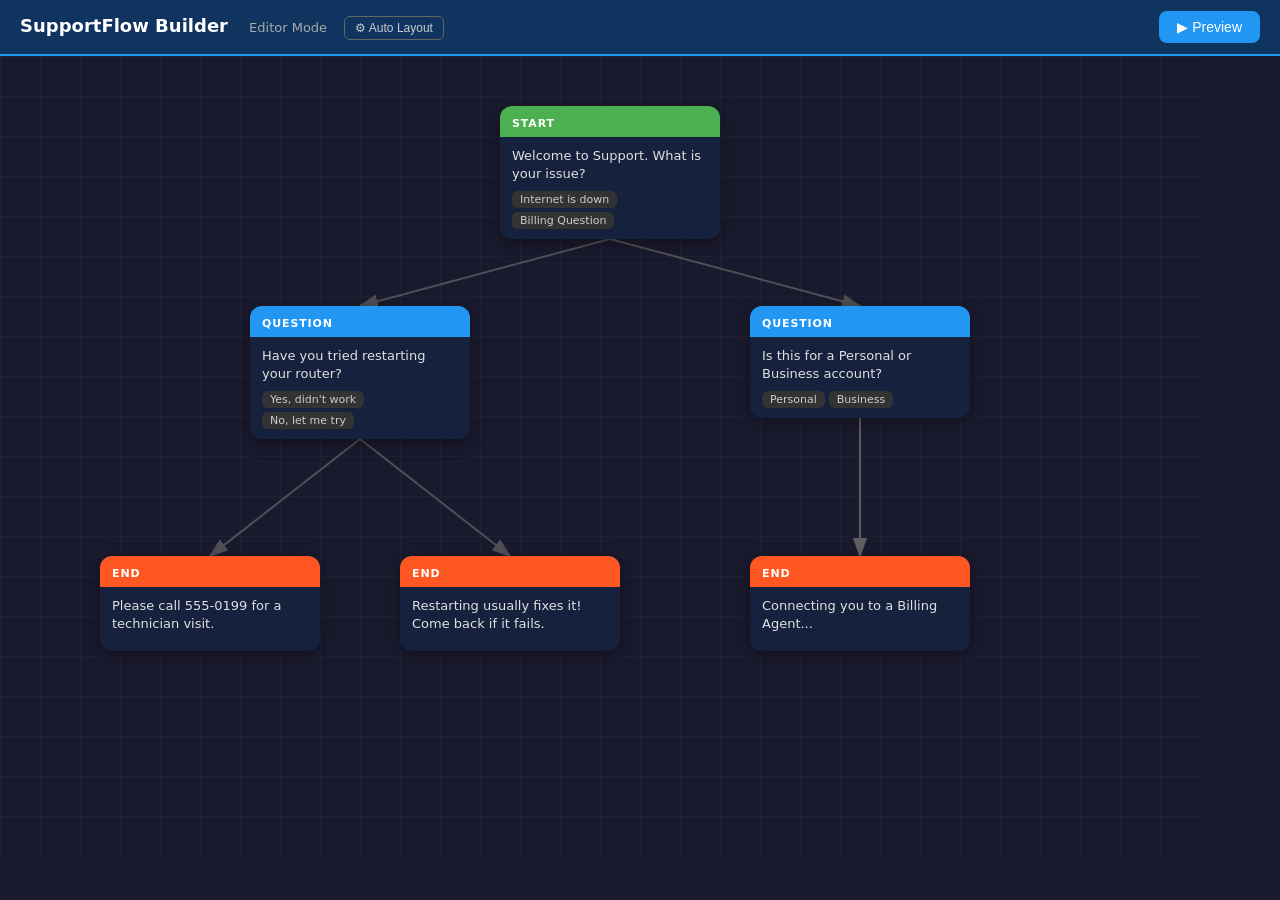
<file: index.html>
<!DOCTYPE html>
<html lang="en">
<head>
    <meta charset="UTF-8">
    <meta name="viewport" content="width=device-width, initial-scale=1.0">
    <title>SupportFlow Visual Builder</title>
    <!-- SupportFlow Visual Builder - Vanilla JS, no frameworks, no flowchart libraries -->
    <link rel="stylesheet" href="styles.css">
</head>
<body>
    <div id="app">
        <!-- Top toolbar -->
        <header id="toolbar">
            <div id="toolbar-left">
                <span id="app-title">SupportFlow Builder</span>
                <span id="mode-indicator">Editor Mode</span>
                <button id="auto-layout-btn" title="Reset to auto layout">⚙ Auto Layout</button>
            </div>
            <div id="toolbar-right">
                <button id="toggle-mode-btn" aria-label="Toggle preview mode">▶ Preview</button>
            </div>
        </header>

        <!-- Main editor area -->
        <main id="editor-area">
            <!-- Canvas wrapper for pan/zoom -->
            <div id="canvas-wrapper">
                <!-- SVG layer for connection lines (renders beneath nodes) -->
                <svg id="connections-svg" xmlns="http://www.w3.org/2000/svg"></svg>
                <!-- Nodes container -->
                <div id="nodes-container"></div>
            </div>

            <!-- Properties Panel (shown when a node is selected) -->
            <div id="properties-panel" class="hidden">
              <div id="properties-header">
                <span id="properties-node-type"></span>
                <button id="properties-close-btn">✕</button>
              </div>
              <label for="properties-text-input">Node Text</label>
              <textarea id="properties-text-input" rows="4" placeholder="Node question or message..."></textarea>
              <div id="unsaved-indicator" class="hidden">● Unsaved changes</div>
              <button id="save-node-btn">Apply Changes</button>
            </div>
        </main>

        <!-- Preview/Chat overlay -->
        <div id="preview-overlay" class="hidden">
            <div id="chat-container">
                <div id="chat-header">
                    <span>Support Chat</span>
                    <button id="close-preview-btn">✕ Exit Preview</button>
                </div>
                <div id="chat-messages"></div>
                <div id="chat-options"></div>
            </div>
        </div>
    </div>

    <!-- Scripts loaded in dependency order -->
    <script src="graph-renderer.js"></script>
    <script src="chat-engine.js"></script>
    <script src="app.js"></script>
</body>
</html>
</file>
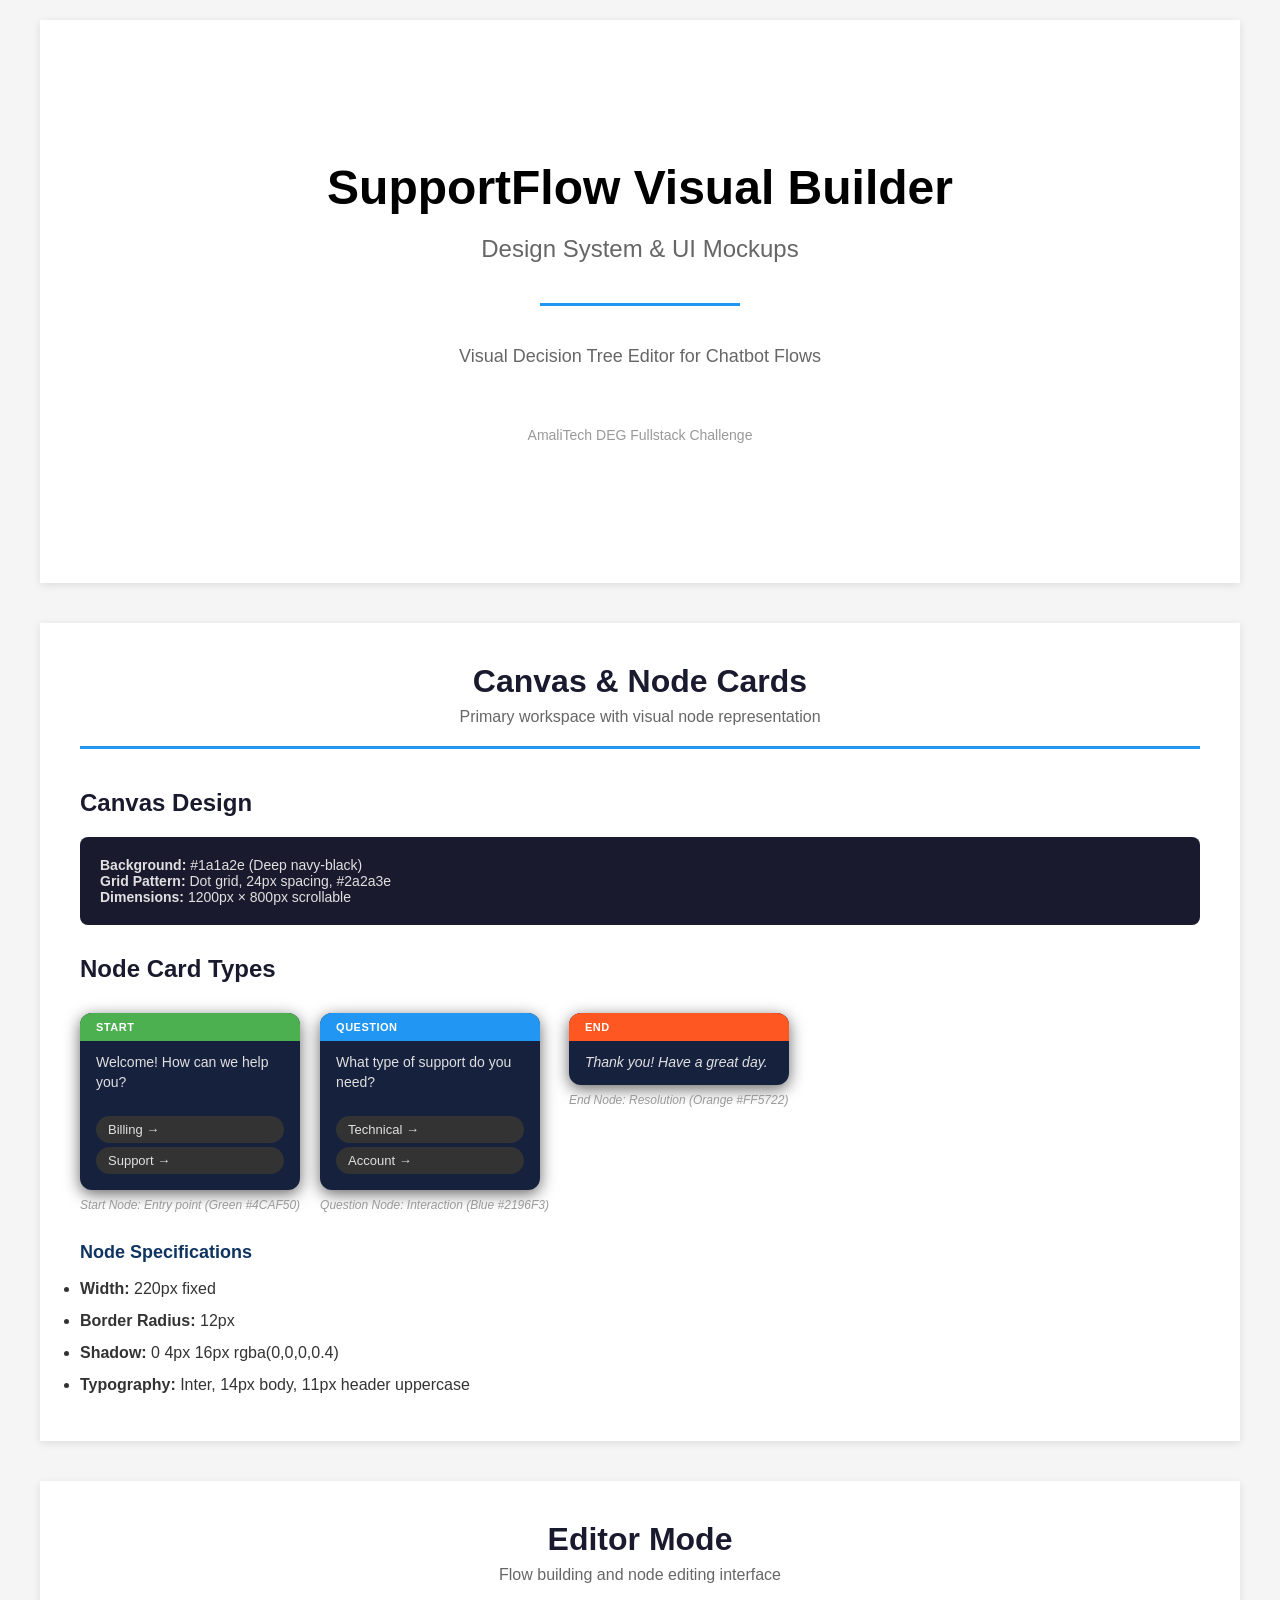
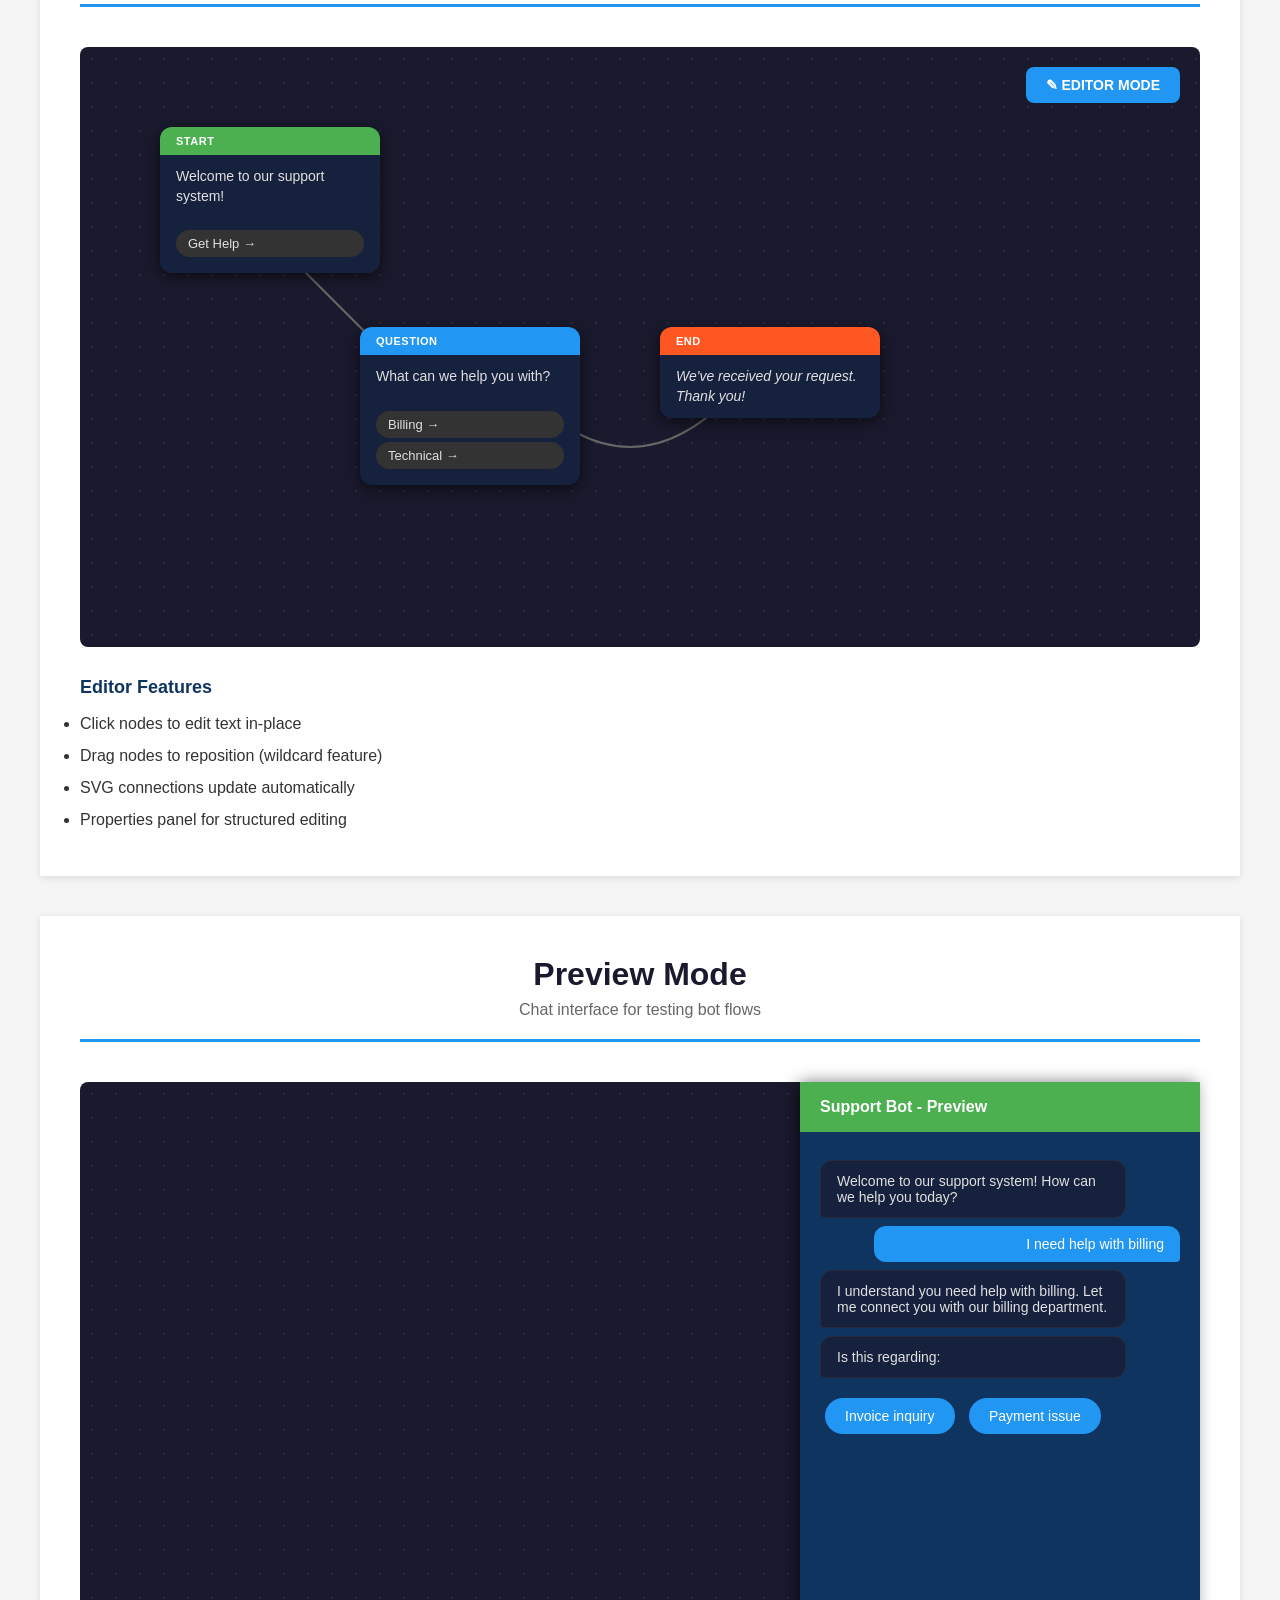
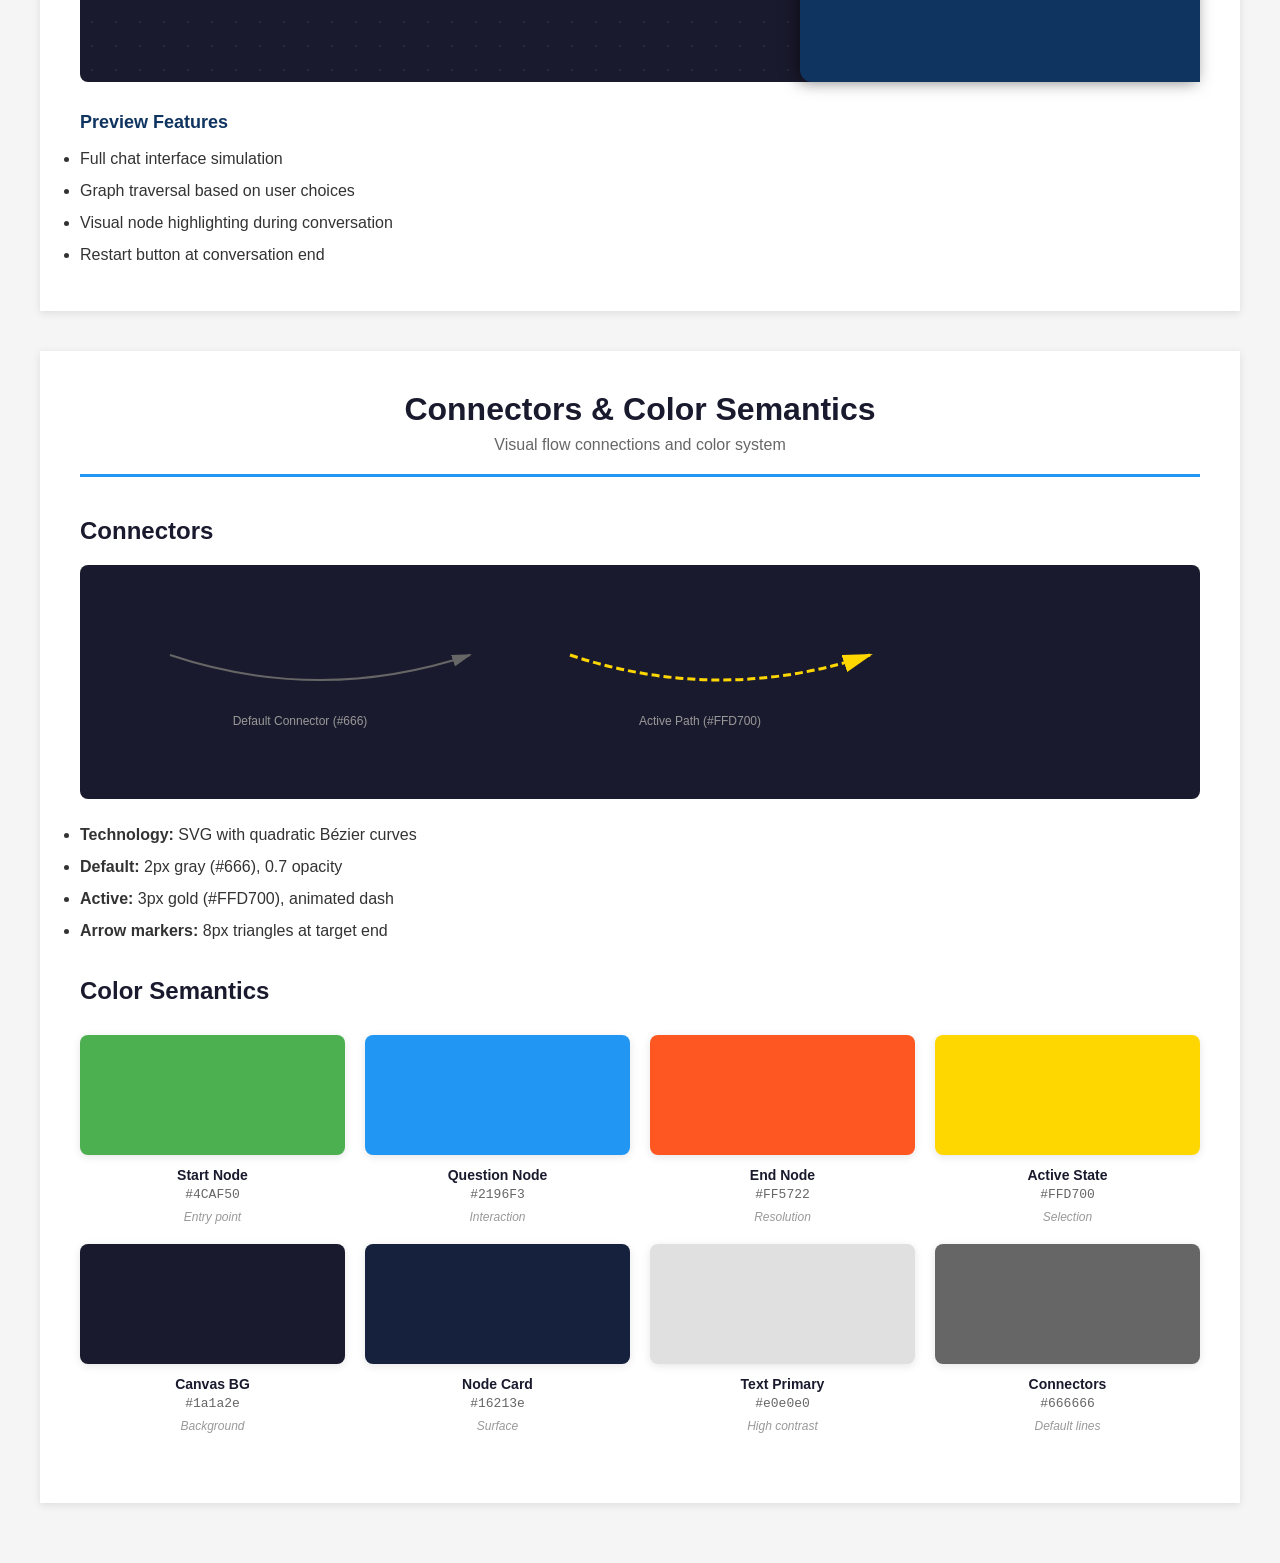
<file: fullstack/SupportFlow-Visual-Builder/design-frames.html>
<!DOCTYPE html>
<html lang="en">
<head>
    <meta charset="UTF-8">
    <meta name="viewport" content="width=device-width, initial-scale=1.0">
    <title>SupportFlow Visual Builder - Design Frames</title>
    <style>
        * {
            margin: 0;
            padding: 0;
            box-sizing: border-box;
        }

        @page {
            size: A4 landscape;
            margin: 10mm;
        }

        body {
            font-family: Inter, -apple-system, sans-serif;
            background: #f5f5f5;
            padding: 20px;
        }

        .page {
            background: white;
            margin: 0 auto 40px;
            padding: 40px;
            max-width: 1200px;
            box-shadow: 0 2px 8px rgba(0,0,0,0.1);
            page-break-after: always;
        }

        .page-header {
            text-align: center;
            margin-bottom: 40px;
            padding-bottom: 20px;
            border-bottom: 3px solid #2196F3;
        }

        .page-header h1 {
            font-size: 32px;
            color: #1a1a2e;
            margin-bottom: 8px;
        }

        .page-header p {
            font-size: 16px;
            color: #666;
        }

        h2 {
            font-size: 24px;
            color: #1a1a2e;
            margin: 30px 0 20px;
        }

        h3 {
            font-size: 18px;
            color: #0f3460;
            margin: 20px 0 10px;
        }

        /* Canvas Mockup */
        .canvas-mockup {
            background: #1a1a2e;
            background-image: radial-gradient(circle, #2a2a3e 1px, transparent 1px);
            background-size: 24px 24px;
            border-radius: 8px;
            padding: 40px;
            position: relative;
            height: 600px;
            margin: 20px 0;
        }

        .toolbar {
            position: absolute;
            top: 20px;
            right: 20px;
            display: flex;
            gap: 10px;
        }

        .toolbar-btn {
            padding: 10px 20px;
            border-radius: 8px;
            font-weight: 600;
            font-size: 14px;
            border: none;
            cursor: pointer;
        }

        .editor-btn {
            background: #2196F3;
            color: white;
        }

        .preview-btn {
            background: #4CAF50;
            color: white;
        }

        /* Node Cards */
        .node {
            position: absolute;
            width: 220px;
            border-radius: 12px;
            overflow: hidden;
            box-shadow: 0 4px 16px rgba(0,0,0,0.6);
            background: #16213e;
        }

        .node-header {
            padding: 8px 16px;
            color: white;
            font-weight: 600;
            font-size: 11px;
            text-transform: uppercase;
            letter-spacing: 0.5px;
        }

        .node-body {
            padding: 12px 16px;
            color: #e0e0e0;
            font-size: 14px;
            line-height: 1.4;
        }

        .node-options {
            padding: 8px 16px 12px;
        }

        .option-chip {
            background: #333;
            color: #e0e0e0;
            padding: 6px 12px;
            border-radius: 16px;
            font-size: 13px;
            display: block;
            margin: 4px 0;
        }

        .start-node .node-header { background: #4CAF50; }
        .question-node .node-header { background: #2196F3; }
        .end-node .node-header { background: #FF5722; }

        /* Connectors */
        .connector {
            position: absolute;
            stroke: #666;
            stroke-width: 2;
            fill: none;
        }

        .connector-active {
            stroke: #FFD700;
            stroke-width: 3;
        }

        /* Chat Interface */
        .chat-interface {
            position: absolute;
            right: 0;
            top: 0;
            width: 400px;
            height: 100%;
            background: #0f3460;
            border-radius: 12px 0 0 12px;
            box-shadow: -4px 0 16px rgba(0,0,0,0.5);
        }

        .chat-header {
            background: #4CAF50;
            color: white;
            padding: 16px 20px;
            font-weight: 600;
            font-size: 16px;
        }

        .chat-messages {
            padding: 20px;
            height: calc(100% - 60px);
            overflow-y: auto;
        }

        .message-bot {
            background: #16213e;
            border: 1px solid #2a2a3e;
            padding: 12px 16px;
            border-radius: 12px 12px 12px 4px;
            margin: 8px 0;
            color: #e0e0e0;
            font-size: 14px;
            max-width: 85%;
        }

        .message-user {
            background: #2196F3;
            padding: 10px 16px;
            border-radius: 12px 12px 4px 12px;
            margin: 8px 0 8px auto;
            max-width: 85%;
            color: white;
            font-size: 14px;
            text-align: right;
        }

        /* Design System Page */
        .color-grid {
            display: grid;
            grid-template-columns: repeat(4, 1fr);
            gap: 20px;
            margin: 30px 0;
        }

        .color-card {
            text-align: center;
        }

        .color-swatch {
            width: 100%;
            height: 120px;
            border-radius: 8px;
            margin-bottom: 12px;
            box-shadow: 0 2px 8px rgba(0,0,0,0.1);
        }

        .color-label {
            font-weight: 600;
            font-size: 14px;
            color: #1a1a2e;
            margin-bottom: 4px;
        }

        .color-value {
            font-family: monospace;
            font-size: 13px;
            color: #666;
        }

        .component-showcase {
            display: flex;
            gap: 20px;
            margin: 30px 0;
            flex-wrap: wrap;
        }

        .annotation {
            font-size: 12px;
            color: #999;
            font-style: italic;
            margin-top: 8px;
        }
    </style>
</head>
<body>
    <!-- Page 1: Cover -->
    <div class="page">
        <div style="text-align: center; padding: 100px 0;">
            <h1 style="font-size: 48px; margin-bottom: 20px;">SupportFlow Visual Builder</h1>
            <p style="font-size: 24px; color: #666; margin-bottom: 40px;">Design System & UI Mockups</p>
            <div style="border-top: 3px solid #2196F3; width: 200px; margin: 40px auto;"></div>
            <p style="font-size: 18px; color: #666;">Visual Decision Tree Editor for Chatbot Flows</p>
            <p style="font-size: 14px; color: #999; margin-top: 60px;">AmaliTech DEG Fullstack Challenge</p>
        </div>
    </div>

    <!-- Page 2: Canvas Design & Node Cards -->
    <div class="page">
        <div class="page-header">
            <h1>Canvas & Node Cards</h1>
            <p>Primary workspace with visual node representation</p>
        </div>

        <h2>Canvas Design</h2>
        <div style="background: #1a1a2e; border-radius: 8px; padding: 20px; margin: 20px 0;">
            <div style="color: #e0e0e0; font-size: 14px;">
                <strong>Background:</strong> #1a1a2e (Deep navy-black)<br>
                <strong>Grid Pattern:</strong> Dot grid, 24px spacing, #2a2a3e<br>
                <strong>Dimensions:</strong> 1200px × 800px scrollable
            </div>
        </div>

        <h2>Node Card Types</h2>
        <div class="component-showcase">
            <div>
                <div class="node start-node" style="position: static; margin: 0;">
                    <div class="node-header">START</div>
                    <div class="node-body">Welcome! How can we help you?</div>
                    <div class="node-options">
                        <div class="option-chip">Billing →</div>
                        <div class="option-chip">Support →</div>
                    </div>
                </div>
                <div class="annotation">Start Node: Entry point (Green #4CAF50)</div>
            </div>

            <div>
                <div class="node question-node" style="position: static; margin: 0;">
                    <div class="node-header">QUESTION</div>
                    <div class="node-body">What type of support do you need?</div>
                    <div class="node-options">
                        <div class="option-chip">Technical →</div>
                        <div class="option-chip">Account →</div>
                    </div>
                </div>
                <div class="annotation">Question Node: Interaction (Blue #2196F3)</div>
            </div>

            <div>
                <div class="node end-node" style="position: static; margin: 0;">
                    <div class="node-header">END</div>
                    <div class="node-body" style="font-style: italic;">Thank you! Have a great day.</div>
                </div>
                <div class="annotation">End Node: Resolution (Orange #FF5722)</div>
            </div>
        </div>

        <h3>Node Specifications</h3>
        <ul style="color: #333; line-height: 2;">
            <li><strong>Width:</strong> 220px fixed</li>
            <li><strong>Border Radius:</strong> 12px</li>
            <li><strong>Shadow:</strong> 0 4px 16px rgba(0,0,0,0.4)</li>
            <li><strong>Typography:</strong> Inter, 14px body, 11px header uppercase</li>
        </ul>
    </div>

    <!-- Page 3: Editor Mode Mockup -->
    <div class="page">
        <div class="page-header">
            <h1>Editor Mode</h1>
            <p>Flow building and node editing interface</p>
        </div>

        <div class="canvas-mockup">
            <div class="toolbar">
                <button class="toolbar-btn editor-btn">✎ EDITOR MODE</button>
            </div>

            <svg width="100%" height="100%" style="position: absolute; top: 0; left: 0; pointer-events: none;">
                <path d="M 150,150 Q 250,250 350,350" stroke="#666" stroke-width="2" fill="none" marker-end="url(#arrow)"/>
                <path d="M 450,350 Q 550,450 650,350" stroke="#666" stroke-width="2" fill="none" marker-end="url(#arrow)"/>
                <defs>
                    <marker id="arrow" markerWidth="10" markerHeight="10" refX="9" refY="3" orient="auto">
                        <polygon points="0 0, 10 3, 0 6" fill="#666"/>
                    </marker>
                </defs>
            </svg>

            <div class="node start-node" style="left: 80px; top: 80px;">
                <div class="node-header">START</div>
                <div class="node-body">Welcome to our support system!</div>
                <div class="node-options">
                    <div class="option-chip">Get Help →</div>
                </div>
            </div>

            <div class="node question-node" style="left: 280px; top: 280px;">
                <div class="node-header">QUESTION</div>
                <div class="node-body">What can we help you with?</div>
                <div class="node-options">
                    <div class="option-chip">Billing →</div>
                    <div class="option-chip">Technical →</div>
                </div>
            </div>

            <div class="node end-node" style="left: 580px; top: 280px;">
                <div class="node-header">END</div>
                <div class="node-body" style="font-style: italic;">We've received your request. Thank you!</div>
            </div>
        </div>

        <h3 style="margin-top: 30px;">Editor Features</h3>
        <ul style="color: #333; line-height: 2;">
            <li>Click nodes to edit text in-place</li>
            <li>Drag nodes to reposition (wildcard feature)</li>
            <li>SVG connections update automatically</li>
            <li>Properties panel for structured editing</li>
        </ul>
    </div>

    <!-- Page 4: Preview Mode Mockup -->
    <div class="page">
        <div class="page-header">
            <h1>Preview Mode</h1>
            <p>Chat interface for testing bot flows</p>
        </div>

        <div class="canvas-mockup">
            <div class="toolbar">
                <button class="toolbar-btn preview-btn">▶ PREVIEW MODE</button>
            </div>

            <div class="chat-interface">
                <div class="chat-header">
                    Support Bot - Preview
                </div>
                <div class="chat-messages">
                    <div class="message-bot">
                        Welcome to our support system! How can we help you today?
                    </div>
                    <div class="message-user">
                        I need help with billing
                    </div>
                    <div class="message-bot">
                        I understand you need help with billing. Let me connect you with our billing department.
                    </div>
                    <div class="message-bot">
                        Is this regarding:
                    </div>
                    <div style="margin: 15px 0;">
                        <button style="background: #2196F3; color: white; border: none; padding: 10px 20px; border-radius: 20px; margin: 5px; cursor: pointer; font-size: 14px;">Invoice inquiry</button>
                        <button style="background: #2196F3; color: white; border: none; padding: 10px 20px; border-radius: 20px; margin: 5px; cursor: pointer; font-size: 14px;">Payment issue</button>
                    </div>
                </div>
            </div>
        </div>

        <h3 style="margin-top: 30px;">Preview Features</h3>
        <ul style="color: #333; line-height: 2;">
            <li>Full chat interface simulation</li>
            <li>Graph traversal based on user choices</li>
            <li>Visual node highlighting during conversation</li>
            <li>Restart button at conversation end</li>
        </ul>
    </div>

    <!-- Page 5: Connectors & Color Semantics -->
    <div class="page">
        <div class="page-header">
            <h1>Connectors & Color Semantics</h1>
            <p>Visual flow connections and color system</p>
        </div>

        <h2>Connectors</h2>
        <div style="background: #1a1a2e; padding: 40px; border-radius: 8px; margin: 20px 0;">
            <svg width="100%" height="150">
                <defs>
                    <marker id="arrow2" markerWidth="10" markerHeight="10" refX="9" refY="3" orient="auto">
                        <polygon points="0 0, 10 3, 0 6" fill="#666"/>
                    </marker>
                    <marker id="arrow-gold" markerWidth="10" markerHeight="10" refX="9" refY="3" orient="auto">
                        <polygon points="0 0, 10 3, 0 6" fill="#FFD700"/>
                    </marker>
                </defs>
                <path d="M 50,50 Q 200,100 350,50" stroke="#666" stroke-width="2" fill="none" marker-end="url(#arrow2)"/>
                <text x="180" y="120" fill="#999" font-size="12" text-anchor="middle">Default Connector (#666)</text>
                
                <path d="M 450,50 Q 600,100 750,50" stroke="#FFD700" stroke-width="3" fill="none" marker-end="url(#arrow-gold)" stroke-dasharray="8 4"/>
                <text x="580" y="120" fill="#999" font-size="12" text-anchor="middle">Active Path (#FFD700)</text>
            </svg>
        </div>

        <ul style="color: #333; line-height: 2; margin: 20px 0;">
            <li><strong>Technology:</strong> SVG with quadratic Bézier curves</li>
            <li><strong>Default:</strong> 2px gray (#666), 0.7 opacity</li>
            <li><strong>Active:</strong> 3px gold (#FFD700), animated dash</li>
            <li><strong>Arrow markers:</strong> 8px triangles at target end</li>
        </ul>

        <h2>Color Semantics</h2>
        <div class="color-grid">
            <div class="color-card">
                <div class="color-swatch" style="background: #4CAF50;"></div>
                <div class="color-label">Start Node</div>
                <div class="color-value">#4CAF50</div>
                <div class="annotation">Entry point</div>
            </div>
            <div class="color-card">
                <div class="color-swatch" style="background: #2196F3;"></div>
                <div class="color-label">Question Node</div>
                <div class="color-value">#2196F3</div>
                <div class="annotation">Interaction</div>
            </div>
            <div class="color-card">
                <div class="color-swatch" style="background: #FF5722;"></div>
                <div class="color-label">End Node</div>
                <div class="color-value">#FF5722</div>
                <div class="annotation">Resolution</div>
            </div>
            <div class="color-card">
                <div class="color-swatch" style="background: #FFD700;"></div>
                <div class="color-label">Active State</div>
                <div class="color-value">#FFD700</div>
                <div class="annotation">Selection</div>
            </div>
            <div class="color-card">
                <div class="color-swatch" style="background: #1a1a2e;"></div>
                <div class="color-label">Canvas BG</div>
                <div class="color-value">#1a1a2e</div>
                <div class="annotation">Background</div>
            </div>
            <div class="color-card">
                <div class="color-swatch" style="background: #16213e;"></div>
                <div class="color-label">Node Card</div>
                <div class="color-value">#16213e</div>
                <div class="annotation">Surface</div>
            </div>
            <div class="color-card">
                <div class="color-swatch" style="background: #e0e0e0;"></div>
                <div class="color-label">Text Primary</div>
                <div class="color-value">#e0e0e0</div>
                <div class="annotation">High contrast</div>
            </div>
            <div class="color-card">
                <div class="color-swatch" style="background: #666;"></div>
                <div class="color-label">Connectors</div>
                <div class="color-value">#666666</div>
                <div class="annotation">Default lines</div>
            </div>
        </div>
    </div>
</body>
</html>
</file>
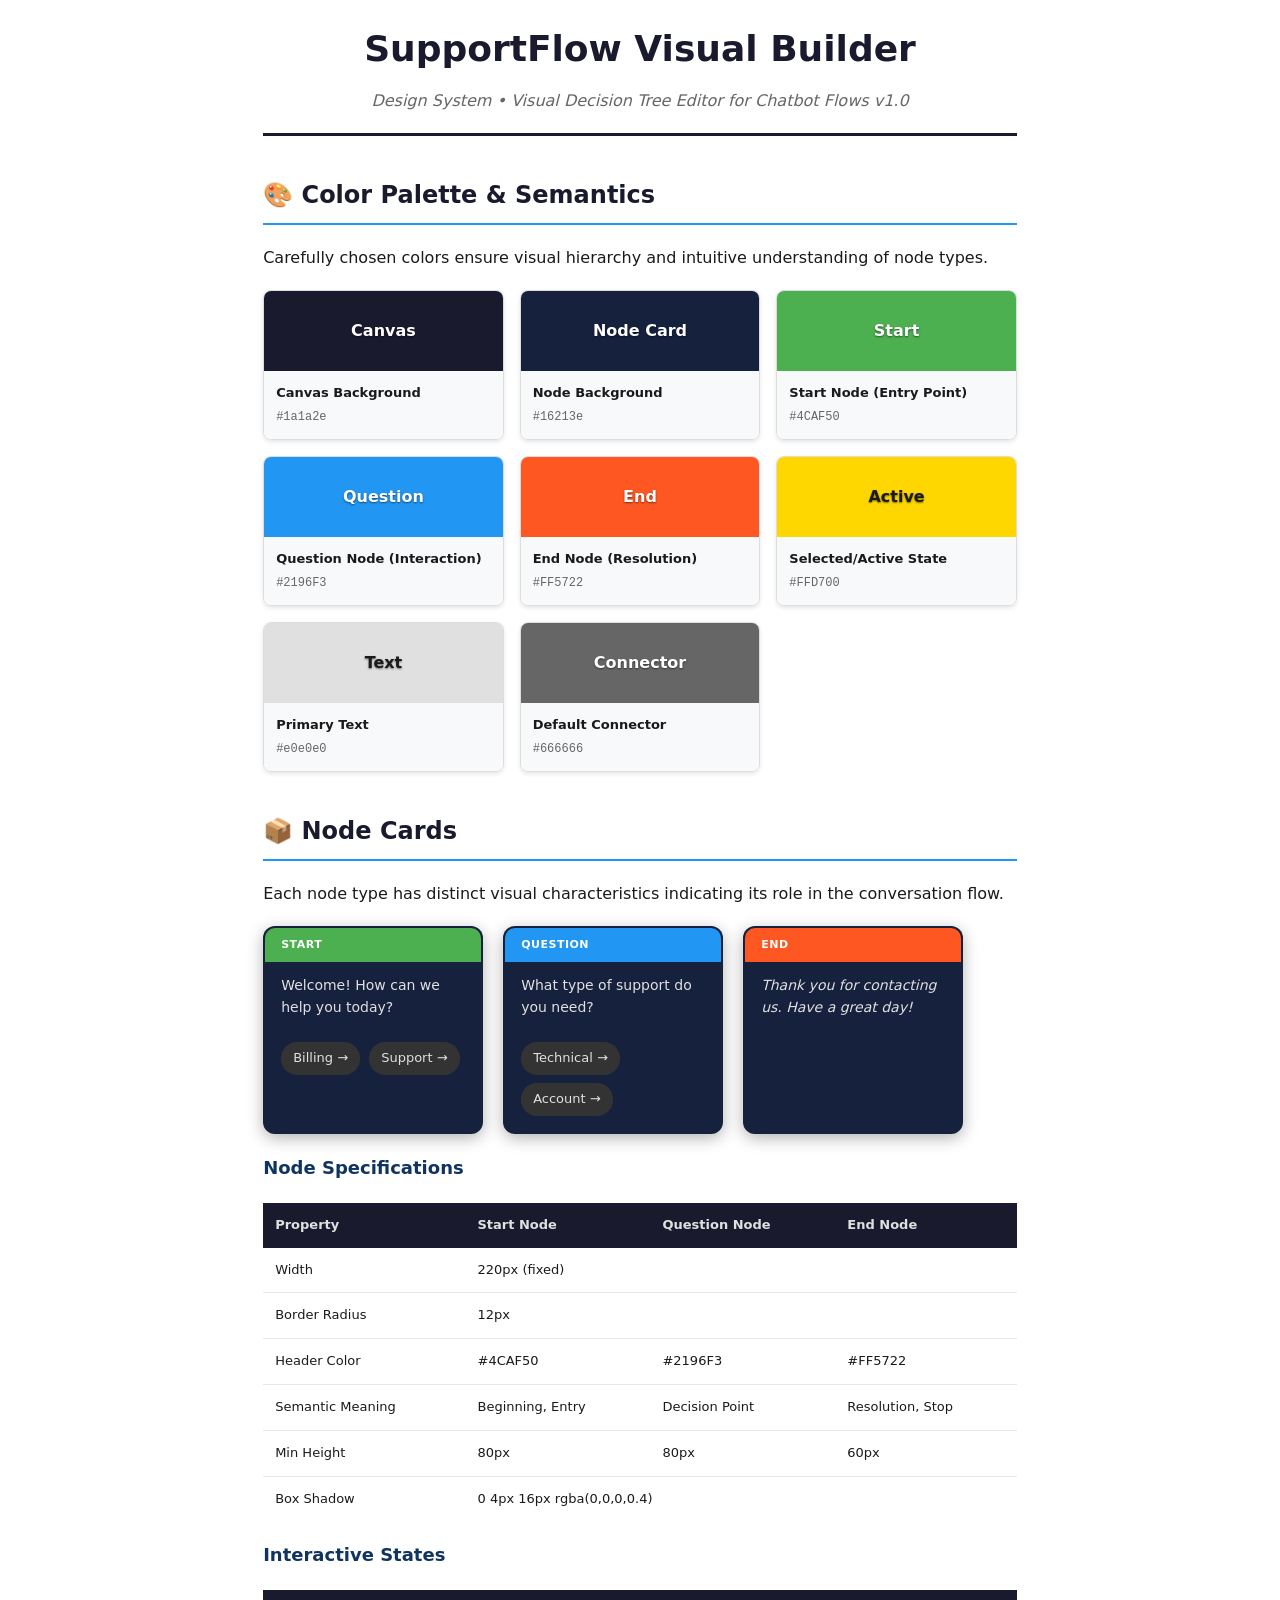
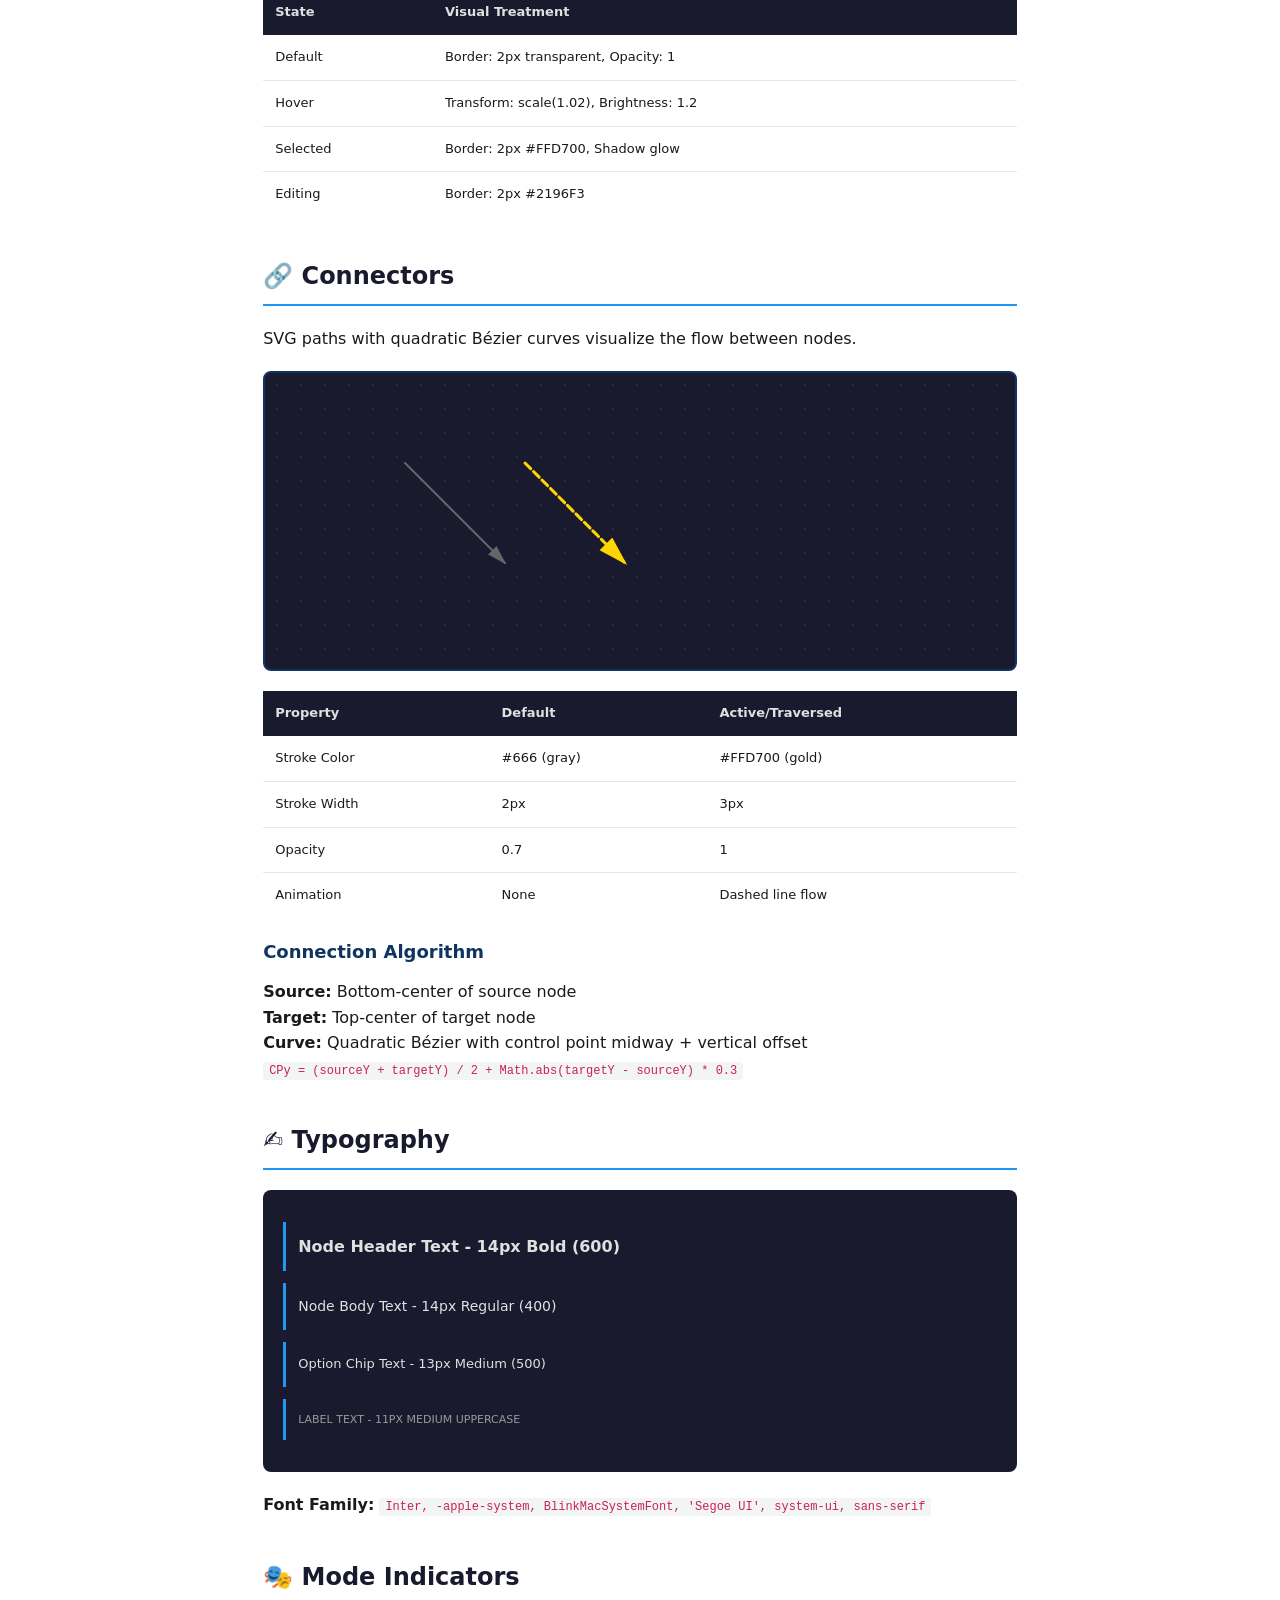
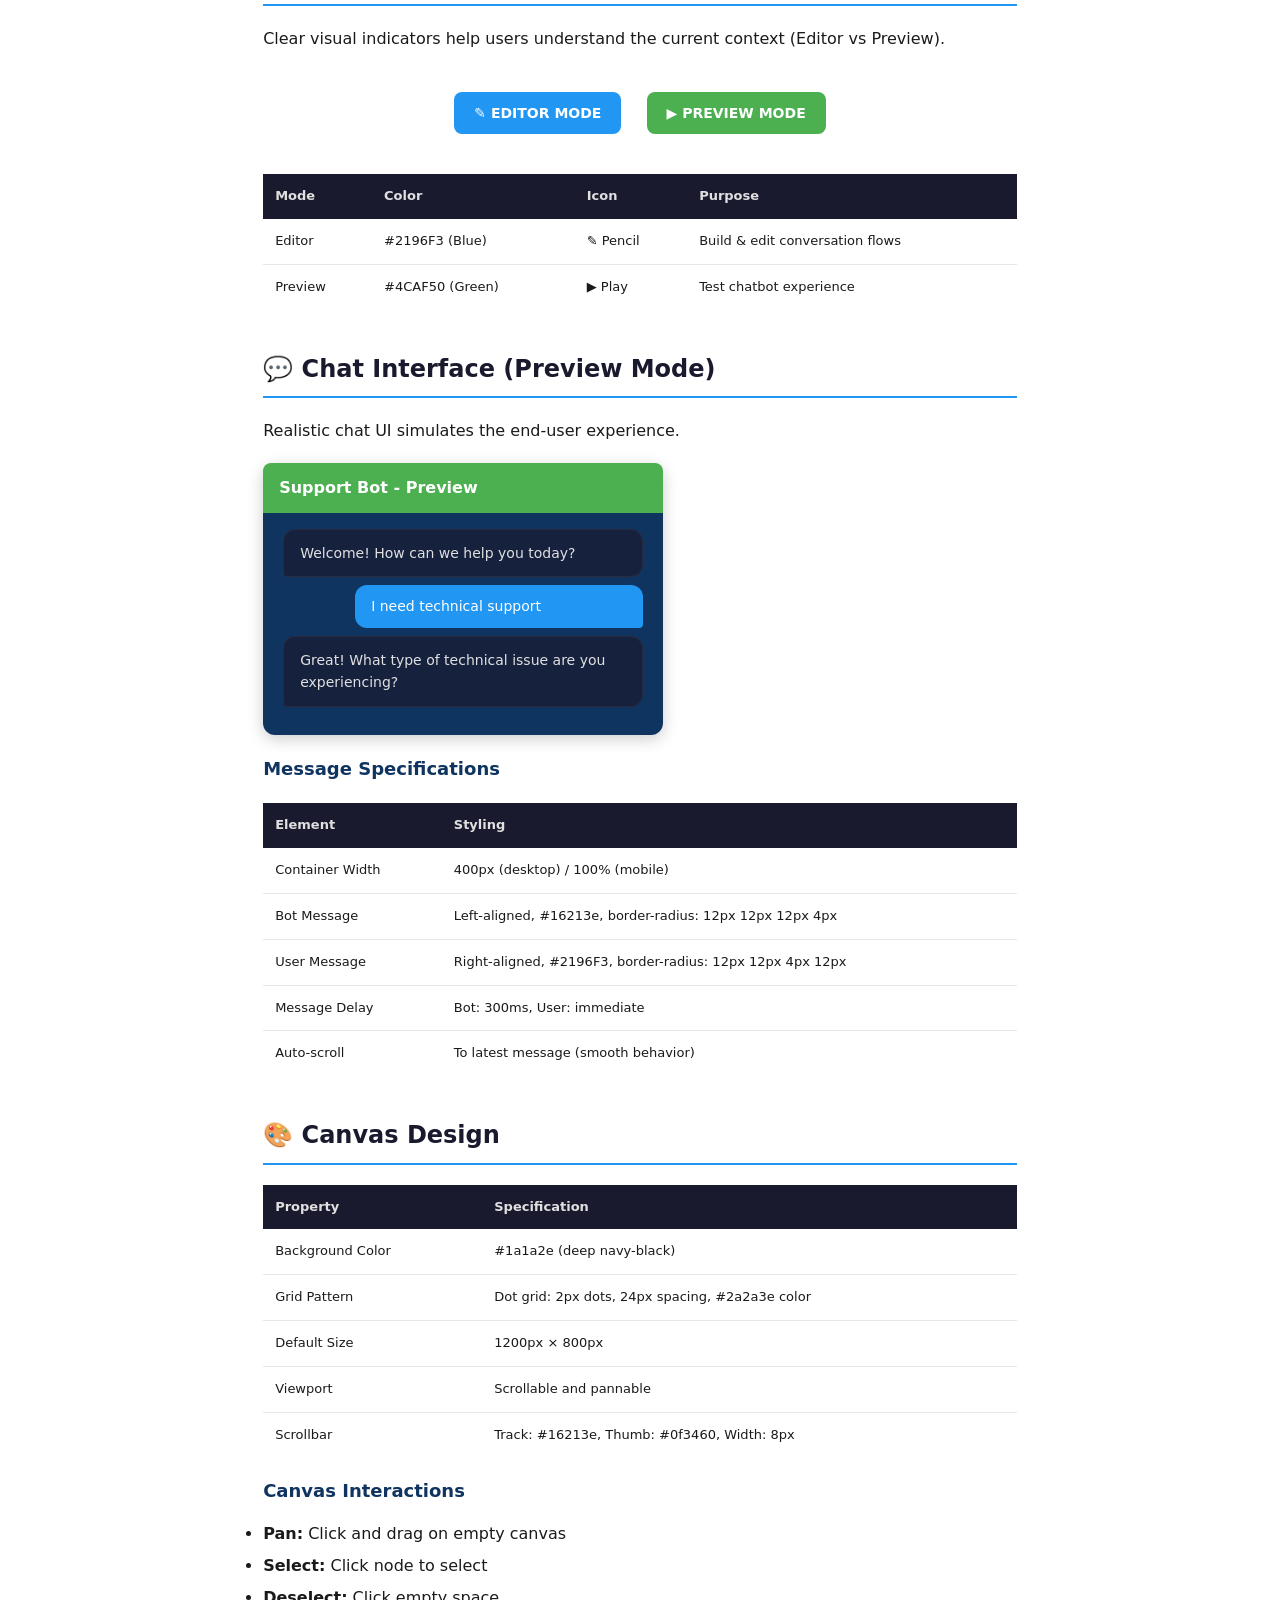
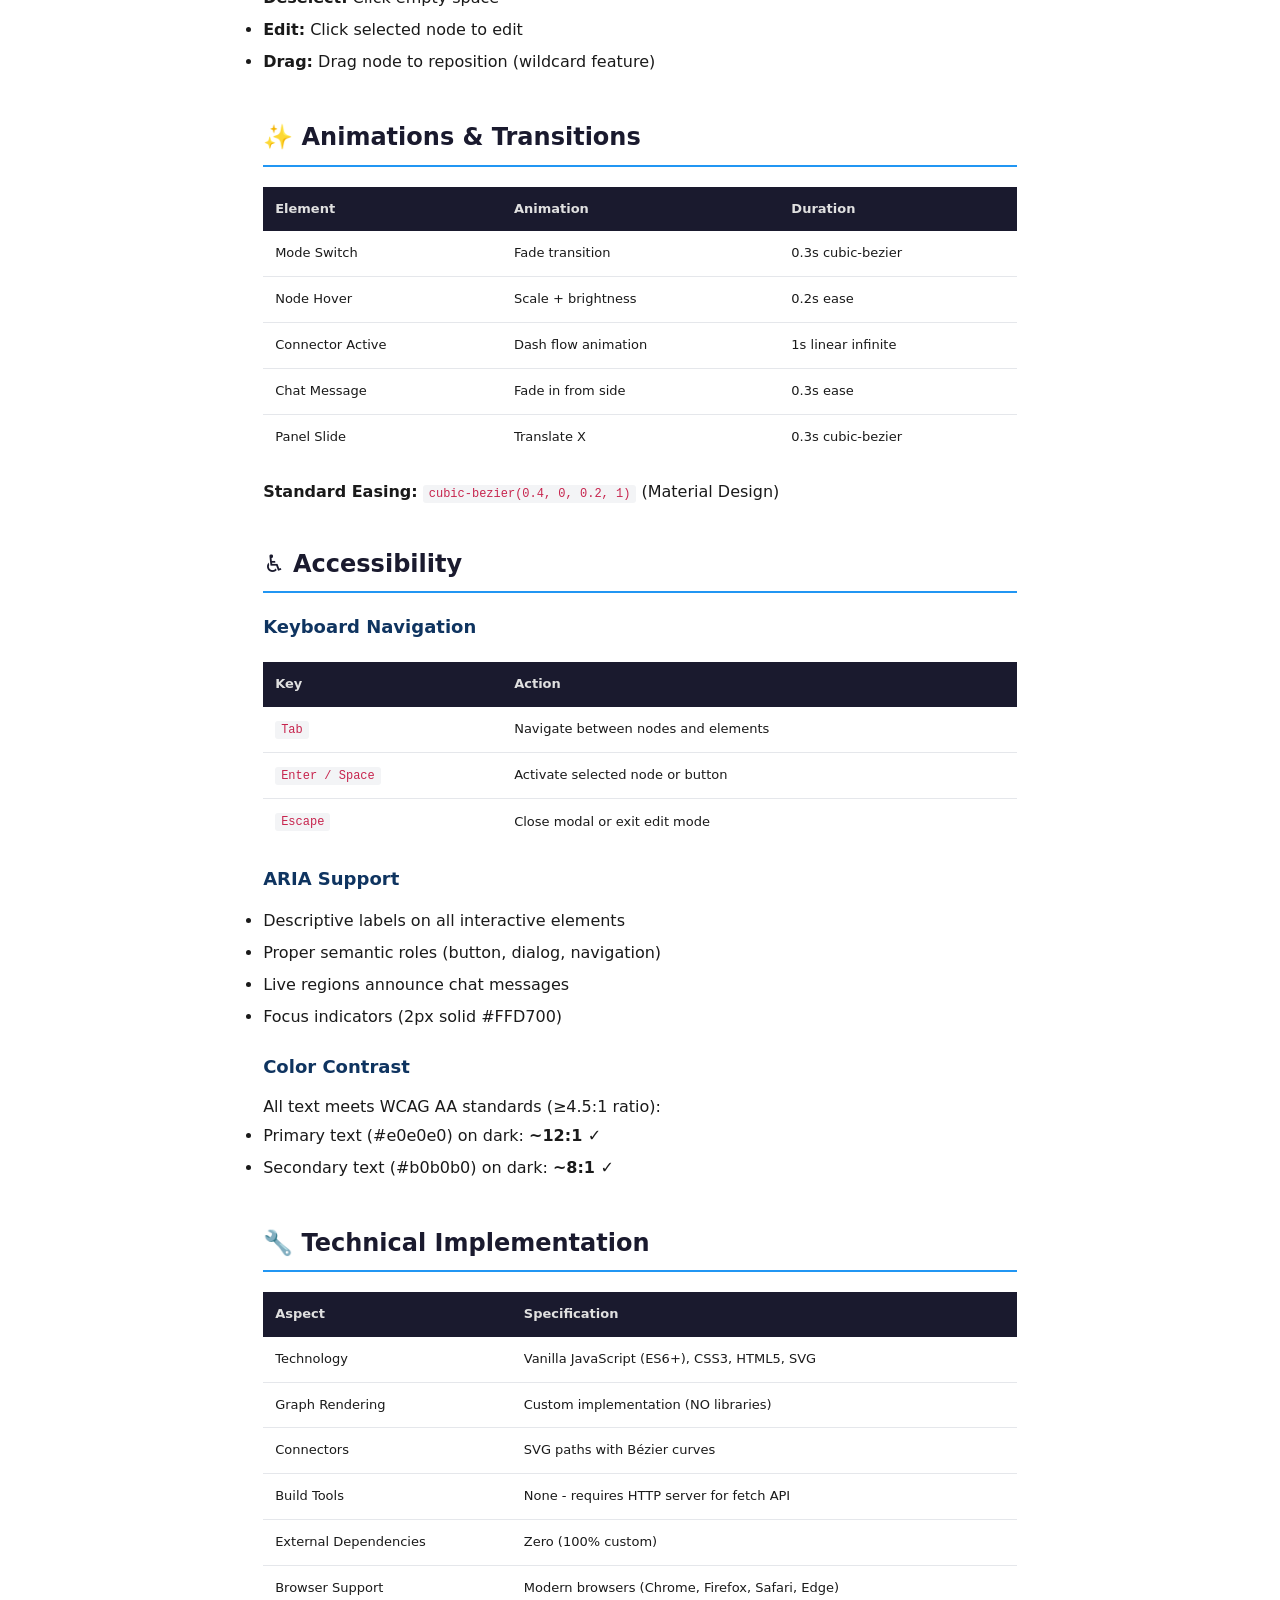
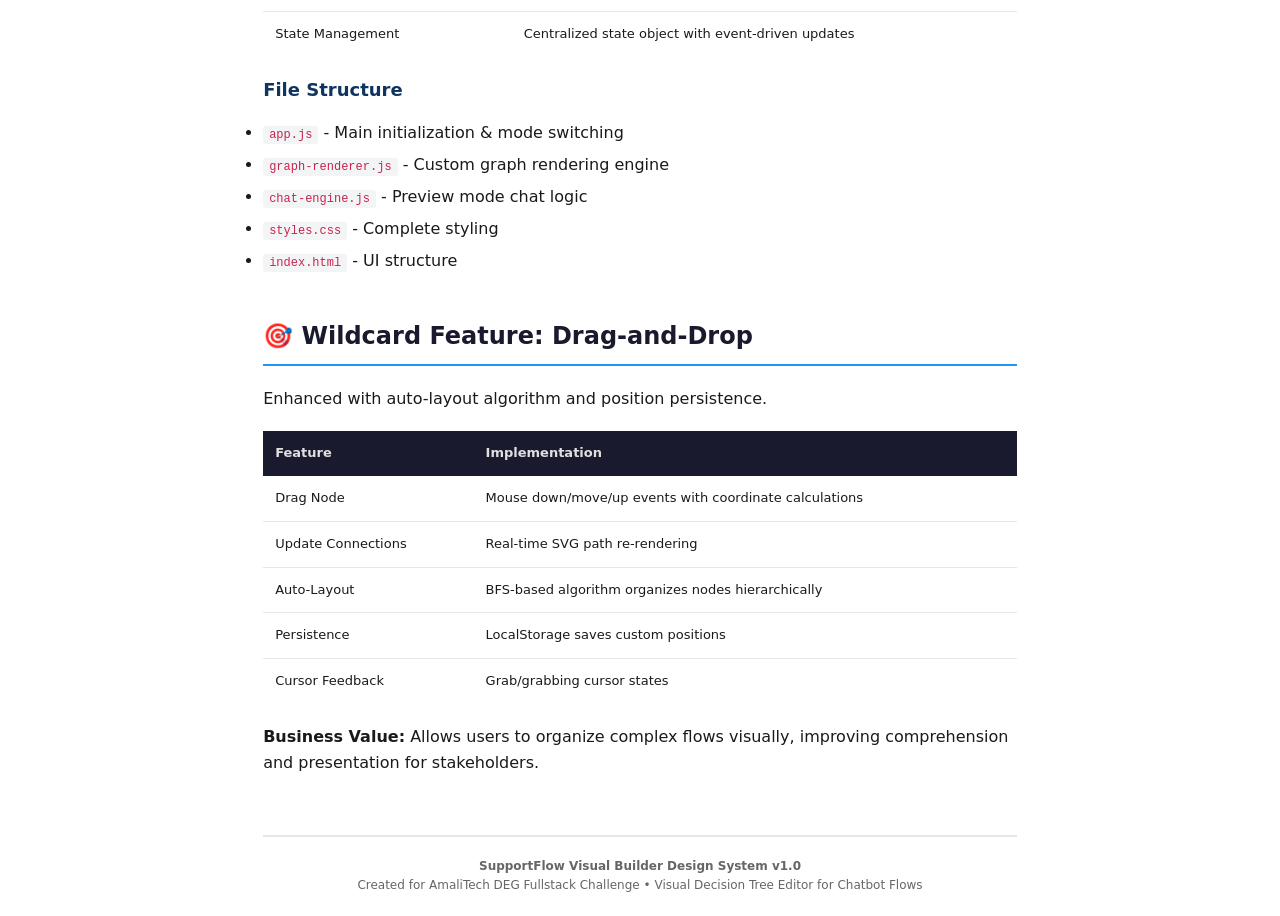
<file: fullstack/SupportFlow-Visual-Builder/design-system-visual.html>
<!DOCTYPE html>
<html lang="en">
<head>
    <meta charset="UTF-8">
    <meta name="viewport" content="width=device-width, initial-scale=1.0">
    <title>SupportFlow Visual Builder - Design System</title>
    <style>
        * {
            margin: 0;
            padding: 0;
            box-sizing: border-box;
        }

        @page {
            size: A4;
            margin: 15mm;
        }

        body {
            font-family: Inter, -apple-system, BlinkMacSystemFont, 'Segoe UI', system-ui, sans-serif;
            line-height: 1.6;
            color: #1a1a1a;
            background: #ffffff;
            padding: 20px;
            max-width: 210mm;
            margin: 0 auto;
        }

        .header {
            text-align: center;
            margin-bottom: 40px;
            padding-bottom: 20px;
            border-bottom: 3px solid #1a1a2e;
        }

        .header h1 {
            font-size: 36px;
            font-weight: 700;
            color: #1a1a2e;
            margin-bottom: 10px;
        }

        .header p {
            font-size: 16px;
            color: #666;
            font-style: italic;
        }

        .section {
            margin-bottom: 40px;
            page-break-inside: avoid;
        }

        h2 {
            font-size: 24px;
            font-weight: 700;
            color: #1a1a2e;
            margin-bottom: 20px;
            padding-bottom: 8px;
            border-bottom: 2px solid #2196F3;
        }

        h3 {
            font-size: 18px;
            font-weight: 600;
            color: #0f3460;
            margin-top: 20px;
            margin-bottom: 12px;
        }

        .color-palette {
            display: grid;
            grid-template-columns: repeat(auto-fit, minmax(180px, 1fr));
            gap: 16px;
            margin: 20px 0;
        }

        .color-swatch {
            border: 1px solid #ddd;
            border-radius: 8px;
            overflow: hidden;
            box-shadow: 0 2px 4px rgba(0,0,0,0.1);
        }

        .color-block {
            height: 80px;
            display: flex;
            align-items: center;
            justify-content: center;
            font-weight: 600;
            color: #fff;
            text-shadow: 0 1px 2px rgba(0,0,0,0.5);
        }

        .color-info {
            padding: 12px;
            background: #f8f9fa;
        }

        .color-name {
            font-weight: 600;
            font-size: 13px;
            color: #1a1a1a;
            margin-bottom: 4px;
        }

        .color-value {
            font-family: 'Courier New', monospace;
            font-size: 12px;
            color: #666;
        }

        .node-showcase {
            display: flex;
            gap: 20px;
            margin: 20px 0;
            flex-wrap: wrap;
        }

        .node-card {
            width: 220px;
            border-radius: 12px;
            overflow: hidden;
            box-shadow: 0 4px 16px rgba(0,0,0,0.3);
            background: #16213e;
            border: 2px solid transparent;
        }

        .node-header {
            padding: 8px 16px;
            color: #fff;
            font-weight: 600;
            font-size: 11px;
            text-transform: uppercase;
            letter-spacing: 0.5px;
        }

        .node-body {
            padding: 12px 16px;
            color: #e0e0e0;
            font-size: 14px;
            min-height: 60px;
        }

        .node-options {
            padding: 8px 16px 12px;
        }

        .option-chip {
            background: #333;
            color: #e0e0e0;
            padding: 6px 12px;
            border-radius: 16px;
            font-size: 13px;
            display: inline-block;
            margin: 4px 4px 4px 0;
        }

        .start-node .node-header { background: #4CAF50; }
        .question-node .node-header { background: #2196F3; }
        .end-node .node-header { background: #FF5722; }

        .canvas-visual {
            margin: 20px 0;
            height: 300px;
            background: #1a1a2e;
            background-image: radial-gradient(circle, #2a2a3e 1px, transparent 1px);
            background-size: 24px 24px;
            border-radius: 8px;
            border: 2px solid #0f3460;
            padding: 40px;
            position: relative;
        }

        .connector-demo {
            position: absolute;
            top: 100px;
            left: 100px;
            width: 300px;
            height: 150px;
        }

        .connector-line {
            stroke: #666;
            stroke-width: 2;
            fill: none;
            stroke-linecap: round;
        }

        .connector-active {
            stroke: #FFD700;
            stroke-width: 3;
            stroke-dasharray: 8 4;
            animation: dash-flow 1s linear infinite;
        }

        @keyframes dash-flow {
            to { stroke-dashoffset: -12; }
        }

        .table {
            width: 100%;
            border-collapse: collapse;
            margin: 20px 0;
        }

        .table th {
            background: #1a1a2e;
            color: #e0e0e0;
            padding: 12px;
            text-align: left;
            font-weight: 600;
            font-size: 13px;
        }

        .table td {
            padding: 12px;
            border-bottom: 1px solid #e5e7eb;
            font-size: 13px;
        }

        .table tr:last-child td {
            border-bottom: none;
        }

        .mode-indicator {
            display: inline-block;
            padding: 10px 20px;
            border-radius: 8px;
            font-weight: 600;
            color: #fff;
            margin: 10px;
            font-size: 14px;
        }

        .editor-mode {
            background: #2196F3;
        }

        .preview-mode {
            background: #4CAF50;
        }

        .chat-preview {
            margin: 20px 0;
            background: #0f3460;
            border-radius: 12px;
            padding: 20px;
            max-width: 400px;
            box-shadow: 0 4px 16px rgba(0,0,0,0.2);
        }

        .chat-header {
            background: #4CAF50;
            color: #fff;
            padding: 12px 16px;
            border-radius: 8px 8px 0 0;
            font-weight: 600;
            margin: -20px -20px 16px -20px;
        }

        .message-bot {
            background: #16213e;
            border: 1px solid #2a2a3e;
            padding: 12px 16px;
            border-radius: 12px 12px 12px 4px;
            margin: 8px 0;
            color: #e0e0e0;
            font-size: 14px;
        }

        .message-user {
            background: #2196F3;
            padding: 10px 16px;
            border-radius: 12px 12px 4px 12px;
            margin: 8px 0 8px auto;
            max-width: 80%;
            color: #fff;
            font-size: 14px;
        }

        .typography-visual {
            background: #1a1a2e;
            color: #e0e0e0;
            padding: 20px;
            border-radius: 8px;
            margin: 20px 0;
        }

        .font-sample {
            margin: 12px 0;
            padding: 12px;
            border-left: 3px solid #2196F3;
        }

        code {
            font-family: 'Courier New', monospace;
            background: #f3f4f6;
            padding: 2px 6px;
            border-radius: 3px;
            font-size: 12px;
            color: #c7254e;
        }

        .footer {
            margin-top: 60px;
            padding-top: 20px;
            border-top: 2px solid #e5e7eb;
            text-align: center;
            color: #666;
            font-size: 12px;
        }

        @media print {
            body { padding: 0; }
            .section { page-break-inside: avoid; }
        }
    </style>
</head>
<body>
    <div class="header">
        <h1>SupportFlow Visual Builder</h1>
        <p>Design System • Visual Decision Tree Editor for Chatbot Flows v1.0</p>
    </div>

    <div class="section">
        <h2>🎨 Color Palette & Semantics</h2>
        <p>Carefully chosen colors ensure visual hierarchy and intuitive understanding of node types.</p>
        
        <div class="color-palette">
            <div class="color-swatch">
                <div class="color-block" style="background: #1a1a2e;">Canvas</div>
                <div class="color-info">
                    <div class="color-name">Canvas Background</div>
                    <div class="color-value">#1a1a2e</div>
                </div>
            </div>

            <div class="color-swatch">
                <div class="color-block" style="background: #16213e;">Node Card</div>
                <div class="color-info">
                    <div class="color-name">Node Background</div>
                    <div class="color-value">#16213e</div>
                </div>
            </div>

            <div class="color-swatch">
                <div class="color-block" style="background: #4CAF50;">Start</div>
                <div class="color-info">
                    <div class="color-name">Start Node (Entry Point)</div>
                    <div class="color-value">#4CAF50</div>
                </div>
            </div>

            <div class="color-swatch">
                <div class="color-block" style="background: #2196F3;">Question</div>
                <div class="color-info">
                    <div class="color-name">Question Node (Interaction)</div>
                    <div class="color-value">#2196F3</div>
                </div>
            </div>

            <div class="color-swatch">
                <div class="color-block" style="background: #FF5722;">End</div>
                <div class="color-info">
                    <div class="color-name">End Node (Resolution)</div>
                    <div class="color-value">#FF5722</div>
                </div>
            </div>

            <div class="color-swatch">
                <div class="color-block" style="background: #FFD700; color: #1a1a1a;">Active</div>
                <div class="color-info">
                    <div class="color-name">Selected/Active State</div>
                    <div class="color-value">#FFD700</div>
                </div>
            </div>

            <div class="color-swatch">
                <div class="color-block" style="background: #e0e0e0; color: #1a1a1a;">Text</div>
                <div class="color-info">
                    <div class="color-name">Primary Text</div>
                    <div class="color-value">#e0e0e0</div>
                </div>
            </div>

            <div class="color-swatch">
                <div class="color-block" style="background: #666;">Connector</div>
                <div class="color-info">
                    <div class="color-name">Default Connector</div>
                    <div class="color-value">#666666</div>
                </div>
            </div>
        </div>
    </div>

    <div class="section">
        <h2>📦 Node Cards</h2>
        <p>Each node type has distinct visual characteristics indicating its role in the conversation flow.</p>
        
        <div class="node-showcase">
            <div class="node-card start-node">
                <div class="node-header">START</div>
                <div class="node-body">
                    Welcome! How can we help you today?
                </div>
                <div class="node-options">
                    <span class="option-chip">Billing →</span>
                    <span class="option-chip">Support →</span>
                </div>
            </div>

            <div class="node-card question-node">
                <div class="node-header">QUESTION</div>
                <div class="node-body">
                    What type of support do you need?
                </div>
                <div class="node-options">
                    <span class="option-chip">Technical →</span>
                    <span class="option-chip">Account →</span>
                </div>
            </div>

            <div class="node-card end-node">
                <div class="node-header">END</div>
                <div class="node-body" style="font-style: italic;">
                    Thank you for contacting us. Have a great day!
                </div>
            </div>
        </div>

        <h3>Node Specifications</h3>
        <table class="table">
            <tr>
                <th>Property</th>
                <th>Start Node</th>
                <th>Question Node</th>
                <th>End Node</th>
            </tr>
            <tr>
                <td>Width</td>
                <td colspan="3">220px (fixed)</td>
            </tr>
            <tr>
                <td>Border Radius</td>
                <td colspan="3">12px</td>
            </tr>
            <tr>
                <td>Header Color</td>
                <td>#4CAF50</td>
                <td>#2196F3</td>
                <td>#FF5722</td>
            </tr>
            <tr>
                <td>Semantic Meaning</td>
                <td>Beginning, Entry</td>
                <td>Decision Point</td>
                <td>Resolution, Stop</td>
            </tr>
            <tr>
                <td>Min Height</td>
                <td>80px</td>
                <td>80px</td>
                <td>60px</td>
            </tr>
            <tr>
                <td>Box Shadow</td>
                <td colspan="3">0 4px 16px rgba(0,0,0,0.4)</td>
            </tr>
        </table>

        <h3>Interactive States</h3>
        <table class="table">
            <tr>
                <th>State</th>
                <th>Visual Treatment</th>
            </tr>
            <tr>
                <td>Default</td>
                <td>Border: 2px transparent, Opacity: 1</td>
            </tr>
            <tr>
                <td>Hover</td>
                <td>Transform: scale(1.02), Brightness: 1.2</td>
            </tr>
            <tr>
                <td>Selected</td>
                <td>Border: 2px #FFD700, Shadow glow</td>
            </tr>
            <tr>
                <td>Editing</td>
                <td>Border: 2px #2196F3</td>
            </tr>
        </table>
    </div>

    <div class="section">
        <h2>🔗 Connectors</h2>
        <p>SVG paths with quadratic Bézier curves visualize the flow between nodes.</p>
        
        <div class="canvas-visual">
            <svg width="100%" height="100%">
                <defs>
                    <marker id="arrow" markerWidth="10" markerHeight="10" refX="9" refY="3" orient="auto">
                        <polygon points="0 0, 10 3, 0 6" fill="#666" />
                    </marker>
                    <marker id="arrow-active" markerWidth="10" markerHeight="10" refX="9" refY="3" orient="auto">
                        <polygon points="0 0, 10 3, 0 6" fill="#FFD700" />
                    </marker>
                </defs>
                <path class="connector-line" d="M 100,50 Q 150,100 200,150" marker-end="url(#arrow)" />
                <path class="connector-line connector-active" d="M 220,50 Q 270,100 320,150" marker-end="url(#arrow-active)" />
            </svg>
        </div>

        <table class="table">
            <tr>
                <th>Property</th>
                <th>Default</th>
                <th>Active/Traversed</th>
            </tr>
            <tr>
                <td>Stroke Color</td>
                <td>#666 (gray)</td>
                <td>#FFD700 (gold)</td>
            </tr>
            <tr>
                <td>Stroke Width</td>
                <td>2px</td>
                <td>3px</td>
            </tr>
            <tr>
                <td>Opacity</td>
                <td>0.7</td>
                <td>1</td>
            </tr>
            <tr>
                <td>Animation</td>
                <td>None</td>
                <td>Dashed line flow</td>
            </tr>
        </table>

        <h3>Connection Algorithm</h3>
        <p><strong>Source:</strong> Bottom-center of source node</p>
        <p><strong>Target:</strong> Top-center of target node</p>
        <p><strong>Curve:</strong> Quadratic Bézier with control point midway + vertical offset</p>
        <p><code>CPy = (sourceY + targetY) / 2 + Math.abs(targetY - sourceY) * 0.3</code></p>
    </div>

    <div class="section">
        <h2>✍️ Typography</h2>
        
        <div class="typography-visual">
            <div class="font-sample" style="font-size: 16px; font-weight: 600;">
                Node Header Text - 14px Bold (600)
            </div>
            <div class="font-sample" style="font-size: 14px; font-weight: 400;">
                Node Body Text - 14px Regular (400)
            </div>
            <div class="font-sample" style="font-size: 13px; font-weight: 500;">
                Option Chip Text - 13px Medium (500)
            </div>
            <div class="font-sample" style="font-size: 11px; font-weight: 500; color: #999; text-transform: uppercase;">
                Label Text - 11px Medium Uppercase
            </div>
        </div>

        <p><strong>Font Family:</strong> <code>Inter, -apple-system, BlinkMacSystemFont, 'Segoe UI', system-ui, sans-serif</code></p>
    </div>

    <div class="section">
        <h2>🎭 Mode Indicators</h2>
        <p>Clear visual indicators help users understand the current context (Editor vs Preview).</p>
        
        <div style="text-align: center; margin: 30px 0;">
            <div class="mode-indicator editor-mode">
                ✎ EDITOR MODE
            </div>
            <div class="mode-indicator preview-mode">
                ▶ PREVIEW MODE
            </div>
        </div>

        <table class="table">
            <tr>
                <th>Mode</th>
                <th>Color</th>
                <th>Icon</th>
                <th>Purpose</th>
            </tr>
            <tr>
                <td>Editor</td>
                <td>#2196F3 (Blue)</td>
                <td>✎ Pencil</td>
                <td>Build & edit conversation flows</td>
            </tr>
            <tr>
                <td>Preview</td>
                <td>#4CAF50 (Green)</td>
                <td>▶ Play</td>
                <td>Test chatbot experience</td>
            </tr>
        </table>
    </div>

    <div class="section">
        <h2>💬 Chat Interface (Preview Mode)</h2>
        <p>Realistic chat UI simulates the end-user experience.</p>
        
        <div class="chat-preview">
            <div class="chat-header">
                Support Bot - Preview
            </div>
            <div class="message-bot">
                Welcome! How can we help you today?
            </div>
            <div class="message-user">
                I need technical support
            </div>
            <div class="message-bot">
                Great! What type of technical issue are you experiencing?
            </div>
        </div>

        <h3>Message Specifications</h3>
        <table class="table">
            <tr>
                <th>Element</th>
                <th>Styling</th>
            </tr>
            <tr>
                <td>Container Width</td>
                <td>400px (desktop) / 100% (mobile)</td>
            </tr>
            <tr>
                <td>Bot Message</td>
                <td>Left-aligned, #16213e, border-radius: 12px 12px 12px 4px</td>
            </tr>
            <tr>
                <td>User Message</td>
                <td>Right-aligned, #2196F3, border-radius: 12px 12px 4px 12px</td>
            </tr>
            <tr>
                <td>Message Delay</td>
                <td>Bot: 300ms, User: immediate</td>
            </tr>
            <tr>
                <td>Auto-scroll</td>
                <td>To latest message (smooth behavior)</td>
            </tr>
        </table>
    </div>

    <div class="section">
        <h2>🎨 Canvas Design</h2>
        
        <table class="table">
            <tr>
                <th>Property</th>
                <th>Specification</th>
            </tr>
            <tr>
                <td>Background Color</td>
                <td>#1a1a2e (deep navy-black)</td>
            </tr>
            <tr>
                <td>Grid Pattern</td>
                <td>Dot grid: 2px dots, 24px spacing, #2a2a3e color</td>
            </tr>
            <tr>
                <td>Default Size</td>
                <td>1200px × 800px</td>
            </tr>
            <tr>
                <td>Viewport</td>
                <td>Scrollable and pannable</td>
            </tr>
            <tr>
                <td>Scrollbar</td>
                <td>Track: #16213e, Thumb: #0f3460, Width: 8px</td>
            </tr>
        </table>

        <h3>Canvas Interactions</h3>
        <ul style="line-height: 2;">
            <li><strong>Pan:</strong> Click and drag on empty canvas</li>
            <li><strong>Select:</strong> Click node to select</li>
            <li><strong>Deselect:</strong> Click empty space</li>
            <li><strong>Edit:</strong> Click selected node to edit</li>
            <li><strong>Drag:</strong> Drag node to reposition (wildcard feature)</li>
        </ul>
    </div>

    <div class="section">
        <h2>✨ Animations & Transitions</h2>
        
        <table class="table">
            <tr>
                <th>Element</th>
                <th>Animation</th>
                <th>Duration</th>
            </tr>
            <tr>
                <td>Mode Switch</td>
                <td>Fade transition</td>
                <td>0.3s cubic-bezier</td>
            </tr>
            <tr>
                <td>Node Hover</td>
                <td>Scale + brightness</td>
                <td>0.2s ease</td>
            </tr>
            <tr>
                <td>Connector Active</td>
                <td>Dash flow animation</td>
                <td>1s linear infinite</td>
            </tr>
            <tr>
                <td>Chat Message</td>
                <td>Fade in from side</td>
                <td>0.3s ease</td>
            </tr>
            <tr>
                <td>Panel Slide</td>
                <td>Translate X</td>
                <td>0.3s cubic-bezier</td>
            </tr>
        </table>

        <p><strong>Standard Easing:</strong> <code>cubic-bezier(0.4, 0, 0.2, 1)</code> (Material Design)</p>
    </div>

    <div class="section">
        <h2>♿ Accessibility</h2>
        
        <h3>Keyboard Navigation</h3>
        <table class="table">
            <tr>
                <th>Key</th>
                <th>Action</th>
            </tr>
            <tr>
                <td><code>Tab</code></td>
                <td>Navigate between nodes and elements</td>
            </tr>
            <tr>
                <td><code>Enter / Space</code></td>
                <td>Activate selected node or button</td>
            </tr>
            <tr>
                <td><code>Escape</code></td>
                <td>Close modal or exit edit mode</td>
            </tr>
        </table>

        <h3>ARIA Support</h3>
        <ul style="line-height: 2;">
            <li>Descriptive labels on all interactive elements</li>
            <li>Proper semantic roles (button, dialog, navigation)</li>
            <li>Live regions announce chat messages</li>
            <li>Focus indicators (2px solid #FFD700)</li>
        </ul>

        <h3>Color Contrast</h3>
        <p>All text meets WCAG AA standards (≥4.5:1 ratio):</p>
        <ul style="line-height: 2;">
            <li>Primary text (#e0e0e0) on dark: <strong>~12:1 ✓</strong></li>
            <li>Secondary text (#b0b0b0) on dark: <strong>~8:1 ✓</strong></li>
        </ul>
    </div>

    <div class="section">
        <h2>🔧 Technical Implementation</h2>
        
        <table class="table">
            <tr>
                <th>Aspect</th>
                <th>Specification</th>
            </tr>
            <tr>
                <td>Technology</td>
                <td>Vanilla JavaScript (ES6+), CSS3, HTML5, SVG</td>
            </tr>
            <tr>
                <td>Graph Rendering</td>
                <td>Custom implementation (NO libraries)</td>
            </tr>
            <tr>
                <td>Connectors</td>
                <td>SVG paths with Bézier curves</td>
            </tr>
            <tr>
                <td>Build Tools</td>
                <td>None - requires HTTP server for fetch API</td>
            </tr>
            <tr>
                <td>External Dependencies</td>
                <td>Zero (100% custom)</td>
            </tr>
            <tr>
                <td>Browser Support</td>
                <td>Modern browsers (Chrome, Firefox, Safari, Edge)</td>
            </tr>
            <tr>
                <td>State Management</td>
                <td>Centralized state object with event-driven updates</td>
            </tr>
        </table>

        <h3>File Structure</h3>
        <ul style="line-height: 2;">
            <li><code>app.js</code> - Main initialization & mode switching</li>
            <li><code>graph-renderer.js</code> - Custom graph rendering engine</li>
            <li><code>chat-engine.js</code> - Preview mode chat logic</li>
            <li><code>styles.css</code> - Complete styling</li>
            <li><code>index.html</code> - UI structure</li>
        </ul>
    </div>

    <div class="section">
        <h2>🎯 Wildcard Feature: Drag-and-Drop</h2>
        <p>Enhanced with auto-layout algorithm and position persistence.</p>
        
        <table class="table">
            <tr>
                <th>Feature</th>
                <th>Implementation</th>
            </tr>
            <tr>
                <td>Drag Node</td>
                <td>Mouse down/move/up events with coordinate calculations</td>
            </tr>
            <tr>
                <td>Update Connections</td>
                <td>Real-time SVG path re-rendering</td>
            </tr>
            <tr>
                <td>Auto-Layout</td>
                <td>BFS-based algorithm organizes nodes hierarchically</td>
            </tr>
            <tr>
                <td>Persistence</td>
                <td>LocalStorage saves custom positions</td>
            </tr>
            <tr>
                <td>Cursor Feedback</td>
                <td>Grab/grabbing cursor states</td>
            </tr>
        </table>

        <p><strong>Business Value:</strong> Allows users to organize complex flows visually, improving comprehension and presentation for stakeholders.</p>
    </div>

    <div class="footer">
        <p><strong>SupportFlow Visual Builder Design System v1.0</strong></p>
        <p>Created for AmaliTech DEG Fullstack Challenge • Visual Decision Tree Editor for Chatbot Flows</p>
    </div>
</body>
</html>
</file>
<file: styles.css>
/* SupportFlow Visual Builder - Custom Styles */

/* Reset and base */
*, *::before, *::after {
  box-sizing: border-box;
  margin: 0;
  padding: 0;
}

body {
  background: #1a1a2e;
  color: #e0e0e0;
  font-family: 'Inter', system-ui, sans-serif;
  overflow: hidden;
  height: 100vh;
}

/* #app layout */
#app {
  display: flex;
  flex-direction: column;
  height: 100vh;
}

/* Toolbar */
#toolbar {
  display: flex;
  align-items: center;
  justify-content: space-between;
  background: #0f3460;
  padding: 0 20px;
  height: 56px;
  border-bottom: 2px solid #2196F3;
  flex-shrink: 0;
}

#app-title {
  font-size: 18px;
  font-weight: 700;
  color: #fff;
  margin-right: 16px;
}

#mode-indicator {
  font-size: 13px;
  color: #aaa;
}

#toggle-mode-btn {
  background: #2196F3;
  color: #fff;
  border: none;
  border-radius: 8px;
  padding: 8px 18px;
  font-size: 14px;
  cursor: pointer;
  transition: background 0.2s;
}

#toggle-mode-btn:hover {
  background: #1565C0;
}

/* Editor area and canvas */
#editor-area {
  flex: 1;
  overflow: hidden;
  position: relative;
}

#canvas-wrapper {
  position: relative;
  width: 1200px;
  height: 800px;
  background-color: #1a1a2e;
  background-image:
    linear-gradient(rgba(255,255,255,0.03) 1px, transparent 1px),
    linear-gradient(90deg, rgba(255,255,255,0.03) 1px, transparent 1px);
  background-size: 40px 40px;
}

#connections-svg {
  position: absolute;
  top: 0;
  left: 0;
  width: 100%;
  height: 100%;
  pointer-events: none;
  overflow: visible;
}

#nodes-container {
  position: absolute;
  top: 0;
  left: 0;
  width: 100%;
  height: 100%;
}

/* Node cards */
.node {
  position: absolute;
  width: 220px;
  border-radius: 12px;
  background: #16213e;
  box-shadow: 0 4px 16px rgba(0,0,0,0.4);
  cursor: pointer;
  transition: transform 0.15s, box-shadow 0.15s;
  user-select: none;
}

.node:hover {
  transform: scale(1.02);
  box-shadow: 0 8px 24px rgba(0,0,0,0.6);
}

.node.selected {
  outline: 2px solid #FFD700;
}

.node-header {
  border-radius: 12px 12px 0 0;
  padding: 6px 12px;
}

.node-start .node-header {
  background: #4CAF50;
}

.node-question .node-header {
  background: #2196F3;
}

.node-end .node-header {
  background: #FF5722;
}

.node-type-badge {
  font-size: 11px;
  font-weight: 700;
  color: #fff;
  letter-spacing: 0.08em;
  text-transform: uppercase;
}

.node-body {
  padding: 10px 12px;
}

.node-text {
  font-size: 13px;
  color: #e0e0e0;
  line-height: 1.4;
  margin-bottom: 8px;
}

.node-options {
  display: flex;
  flex-wrap: wrap;
  gap: 4px;
}

.option-chip {
  font-size: 11px;
  color: #ccc;
  background: #333;
  border-radius: 6px;
  padding: 2px 8px;
}

/* Connection paths */
.connection-path { transition: stroke 0.3s, stroke-width 0.3s; }
.connection-path.active {
  stroke: #FFD700; stroke-width: 3; opacity: 1;
  stroke-dasharray: 8 4;
  animation: dash-flow 0.6s linear infinite;
}
@keyframes dash-flow {
  to { stroke-dashoffset: -12; }
}

/* Editing state */
.node-text[contenteditable="true"] {
  outline: 1px dashed #FFD700;
  border-radius: 4px;
  padding: 2px 4px;
  min-height: 20px;
  cursor: text;
}
.node.selected .node-text { color: #fff; }

/* Properties Panel */
#properties-panel {
  position: absolute; top: 16px; right: 16px;
  width: 240px; background: #0f3460;
  border-radius: 12px; padding: 16px;
  box-shadow: 0 8px 32px rgba(0,0,0,0.5);
  z-index: 100;
  transition: opacity 0.2s;
}
#properties-header {
  display: flex; justify-content: space-between; align-items: center; margin-bottom: 12px;
}
#properties-node-type { font-size: 12px; font-weight: 700; color: #FFD700; }
#properties-close-btn {
  background: none; border: none; color: #aaa; cursor: pointer; font-size: 14px;
}
#properties-panel label { font-size: 12px; color: #aaa; display: block; margin-bottom: 6px; }
#properties-text-input {
  width: 100%; background: #16213e; color: #e0e0e0;
  border: 1px solid #333; border-radius: 8px;
  padding: 8px; font-size: 13px; resize: vertical;
}
#unsaved-indicator { font-size: 11px; color: #FFD700; margin-top: 6px; }
#save-node-btn {
  margin-top: 10px; width: 100%; background: #2196F3;
  color: #fff; border: none; border-radius: 8px;
  padding: 8px; font-size: 13px; cursor: pointer;
}
#save-node-btn:hover { background: #1565C0; }
.hidden { display: none !important; }

/* Mode transition */
#toolbar { transition: border-bottom-color 0.4s; }

/* Preview overlay */
#preview-overlay {
  position: fixed; inset: 0;
  background: rgba(10,10,20,0.85);
  display: flex; align-items: center; justify-content: center;
  z-index: 1000;
  animation: fadeIn 0.3s ease;
}
@keyframes fadeIn { from { opacity: 0; } to { opacity: 1; } }

#chat-container {
  width: 420px; max-height: 80vh;
  background: #0f3460; border-radius: 16px;
  box-shadow: 0 16px 64px rgba(0,0,0,0.6);
  display: flex; flex-direction: column; overflow: hidden;
}
#chat-header {
  display: flex; justify-content: space-between; align-items: center;
  padding: 14px 20px; background: #16213e;
  border-bottom: 1px solid #333; font-weight: 600; font-size: 15px;
}
#close-preview-btn {
  background: none; border: none; color: #aaa;
  cursor: pointer; font-size: 13px;
}
#close-preview-btn:hover { color: #fff; }

/* Chat Interface */
#chat-messages {
  flex: 1; overflow-y: auto; padding: 16px;
  display: flex; flex-direction: column; gap: 10px;
  min-height: 200px; max-height: 400px;
}
.chat-message {
  max-width: 80%; padding: 10px 14px;
  border-radius: 12px; font-size: 14px; line-height: 1.4;
  animation: slideIn 0.2s ease;
}
@keyframes slideIn { from { opacity:0; transform: translateY(8px); } to { opacity:1; transform:none; } }
.bot-message {
  align-self: flex-start; background: #16213e;
  color: #e0e0e0; border-bottom-left-radius: 4px;
}
.user-message {
  align-self: flex-end; background: #2196F3;
  color: #fff; border-bottom-right-radius: 4px;
}
#chat-options {
  padding: 12px 16px;
  display: flex; flex-direction: column; gap: 8px;
  border-top: 1px solid #1a1a2e;
}
.chat-option-btn {
  background: #16213e; color: #e0e0e0;
  border: 1px solid #2196F3; border-radius: 8px;
  padding: 10px 14px; font-size: 13px; cursor: pointer;
  text-align: left; transition: background 0.15s;
}
.chat-option-btn:hover { background: #2196F3; color: #fff; }
.restart-btn { background: #333; border-color: #4CAF50; color: #4CAF50; }
.restart-btn:hover { background: #4CAF50; color: #fff; }

/* Graph traversal */
.connection-path.visited { stroke: #4CAF50 !important; opacity: 0.5; }

/* Breadcrumb */
.chat-breadcrumb {
  padding: 6px 16px; background: #16213e;
  font-size: 11px; color: #aaa;
  border-bottom: 1px solid #333;
  min-height: 26px;
}
.crumb { color: #FFD700; font-weight: 600; }

/* Drag and drop */
.node { cursor: grab; }
.node:active { cursor: grabbing; }
#auto-layout-btn {
  background: none; border: 1px solid #666;
  color: #ccc; border-radius: 6px;
  padding: 4px 10px; font-size: 12px;
  cursor: pointer; margin-left: 12px;
}
#auto-layout-btn:hover { background: #333; color: #fff; border-color: #fff; }
</file>
